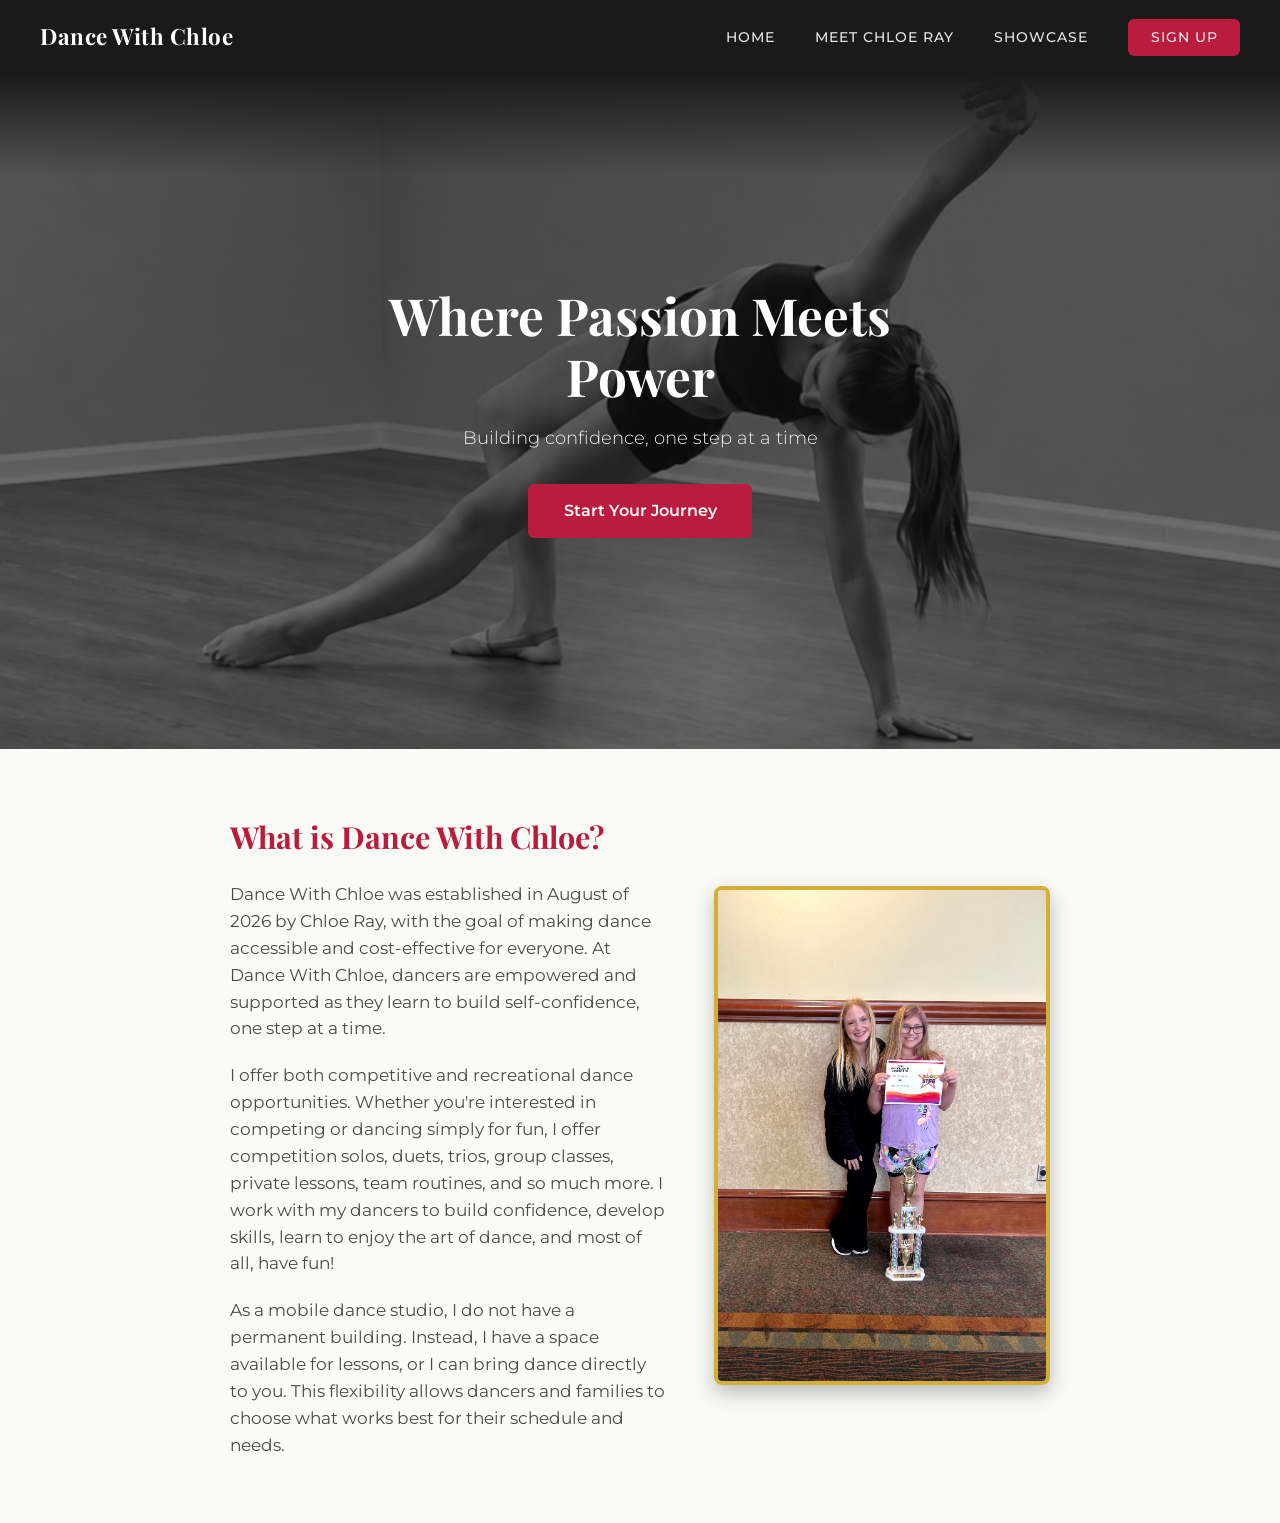
<file: index.html>
<!DOCTYPE html>
<html lang="en">
<head>
  <meta name="viewport" content="width=device-width, initial-scale=1">
  <meta charset='utf-8'>
  <meta name='author' content='Molly Fleming'>
  <meta name='description' content='Dance with Chloe'>
  <meta name='date' content='14/07/2026'>
  <title>Dance With Chloe</title>
  <link href="https://fonts.googleapis.com/css2?family=Playfair+Display:wght@700&family=Montserrat:wght@400;500;600&display=swap" rel="stylesheet">
  <link rel="stylesheet" href="css/dance.css">
</head>

<body>

  <!-- Dance with Chloe Website
       Mission Statement: Dance with Chloe is about building confidence and sparking passion in the hearts of kids...
       Theme: Professional, bold, strong, confident
       Color Scheme: Red, Black, White
       Slogan/Motto: Dance With Chloe, Where Passion Meets Power
  -->

 <nav class="navbar">
  <div class="logo">Dance With Chloe</div>

  <button class="hamburger" id="hamburgerBtn" aria-label="Toggle menu">
    <span></span>
    <span></span>
    <span></span>
  </button>

  <ul class="nav-links" id="navLinks">
  <li><a href="index.html">Home</a></li>
  <li><a href="aboutme.html">Meet Chloe Ray</a></li>
  <li><a href="gallery.html">Showcase</a></li>
  <li><a href="signup.html" class="btn-signup" id="signupBtn">Sign Up</a></li>
  </ul>
</nav>

  <header class="hero">
    <div class="hero-overlay">
      <h1>Where Passion Meets Power</h1>
      <p class="hero-subtitle">Building confidence, one step at a time</p>
      <a href="signup" class="btn-cta">Start Your Journey</a>
    </div>
  </header>

  <main>
  <section class="dwc-section">
    <div class="dwc-text">
      <h2>What is Dance With Chloe?</h2>
      <p style="margin-bottom: 20px;">
        Dance With Chloe was established in August of 2026 by Chloe Ray, with the goal of making dance accessible and cost-effective for everyone. At Dance With Chloe, dancers are empowered and supported as they learn to build self-confidence, one step at a time. 
      </p>
      
      <p style="margin-bottom: 20px;">
       I offer both competitive and recreational dance opportunities. Whether you're interested in competing or dancing simply for fun, I offer competition solos, duets, trios, group classes, private lessons, team routines, and so much more. I work with my dancers to build confidence, develop skills, learn to enjoy the art of dance, and most of all, have fun!
      </p>
      
      <p>
       As a mobile dance studio, I do not have a permanent building. Instead, I have a space available for lessons, or I can bring dance directly to you. This flexibility allows dancers and families to choose what works best for their schedule and needs.     
      </p>
    </div>
    <div class="dwc-image">
      <img src="images/winnerwinner.jpeg" alt="Competition Winner at Dance With Chloe">
    </div>
  </section>
</main>

  <script src="script.js"></script>
</body>
</html>
</file>
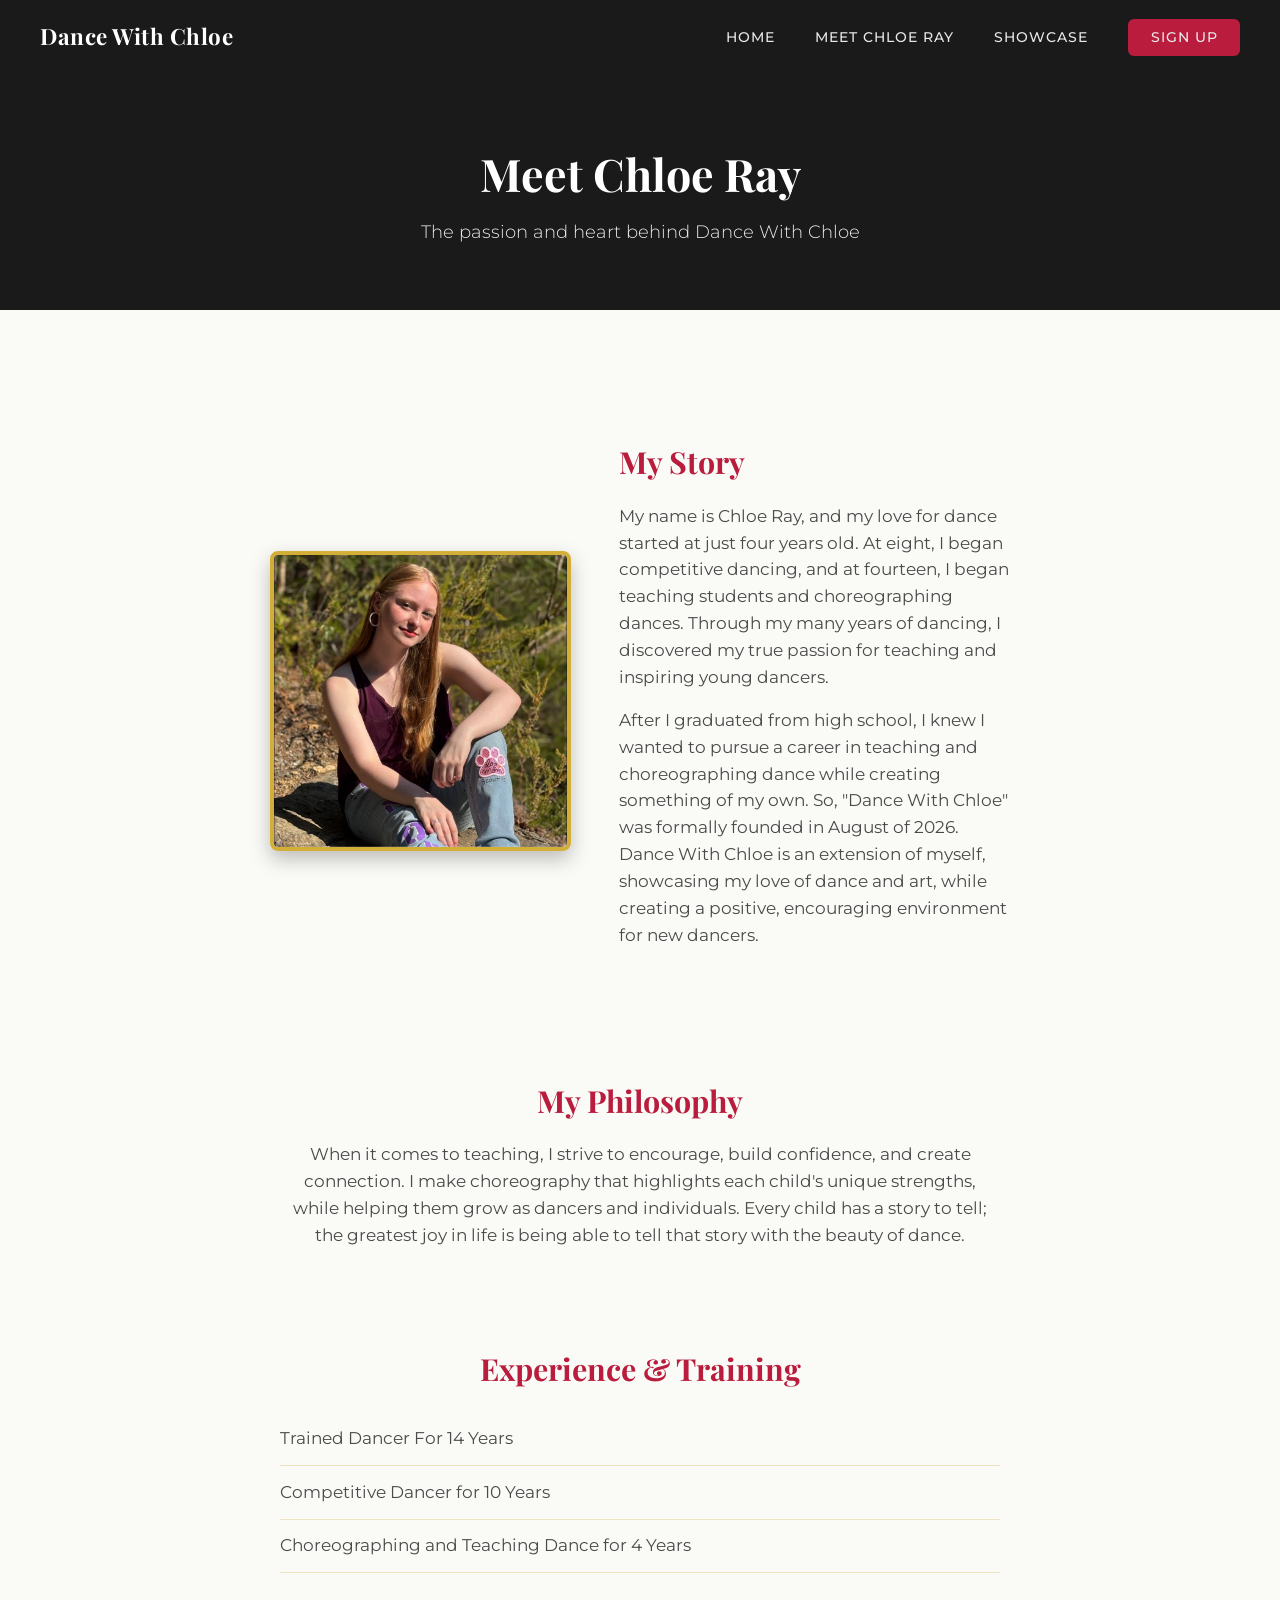
<file: aboutme.html>
<!DOCTYPE html>
<html lang="en">
<head>
  <meta name="viewport" content="width=device-width, initial-scale=1">
  <meta charset='utf-8'>
  <meta name='author' content='Molly Fleming'>
  <meta name='description' content='Dance with Chloe'>
  <meta name='date' content='14/08/2026'>
  <title>Meet Chloe Ray | Dance With Chloe</title>
  <link href="https://fonts.googleapis.com/css2?family=Playfair+Display:wght@700&family=Montserrat:wght@400;500;600&display=swap" rel="stylesheet">
  <link rel="stylesheet" href="css/dance.css">
</head>

<body>
  <nav class="navbar">
    <div class="logo">Dance With Chloe</div>

    <button class="hamburger" id="hamburgerBtn" aria-label="Toggle menu">
      <span></span>
      <span></span>
      <span></span>
    </button>

    <ul class="nav-links" id="navLinks">
      <li><a href="index.html">Home</a></li>
      <li><a href="aboutme.html">Meet Chloe Ray</a></li>
      <li><a href="gallery.html">Showcase</a></li>
      <li><a href="signup.html" class="btn-signup" id="signupBtn">Sign Up</a></li>
    </ul>
  </nav>

  <header class="page-header">
    <h1>Meet Chloe Ray</h1>
    <p class="page-subtitle">The passion and heart behind Dance With Chloe</p>
  </header>

  <main>
    <!-- Photo + Intro Bio -->
    <section class="about-hero-section">
      <div class="about-hero-image">
        <img src="images/chloe_fullbody.jpg" alt="Chloe Ray">
      </div>
      <div class="about-hero-text">
        <h2>My Story</h2>
        <p>
          My name is Chloe Ray, and my love for dance started at just four years old. At eight, I began competitive dancing, and at fourteen, I began teaching students and choreographing dances. Through my many years of dancing, I discovered my true passion for teaching and inspiring young dancers.        </p>
        <p>
          After I graduated from high school, I knew I wanted to pursue a career in teaching and choreographing dance while creating something of my own. So, "Dance With Chloe" was formally founded in August of 2026. Dance With Chloe is an extension of myself,  showcasing my love of dance and art, while creating a positive, encouraging environment for new dancers.        </p>
      </div>
    </section>

    <!-- Philosophy / Mission -->
    <section class="about-philosophy">
      <h2>My Philosophy</h2>
      <p>
        When it comes to teaching, I strive to encourage, build confidence, and create connection. I make choreography that highlights each child's unique strengths, while helping them grow as dancers and individuals. Every child has a story to tell; the greatest joy in life is being able to tell that story with the beauty of dance.      </p>
    </section>

    <!-- Credentials / Experience -->
    <section class="about-credentials">
      <h2>Experience & Training</h2>
      <ul class="credentials-list">
        <li>Trained Dancer For 14 Years</li>
        <li>Competitive Dancer for 10 Years</li>
        <li>Choreographing and Teaching Dance for 4 Years</li>
      </ul>
    </section>
  </main>

  <script src="script.js"></script>
</body>
</html>
</file>
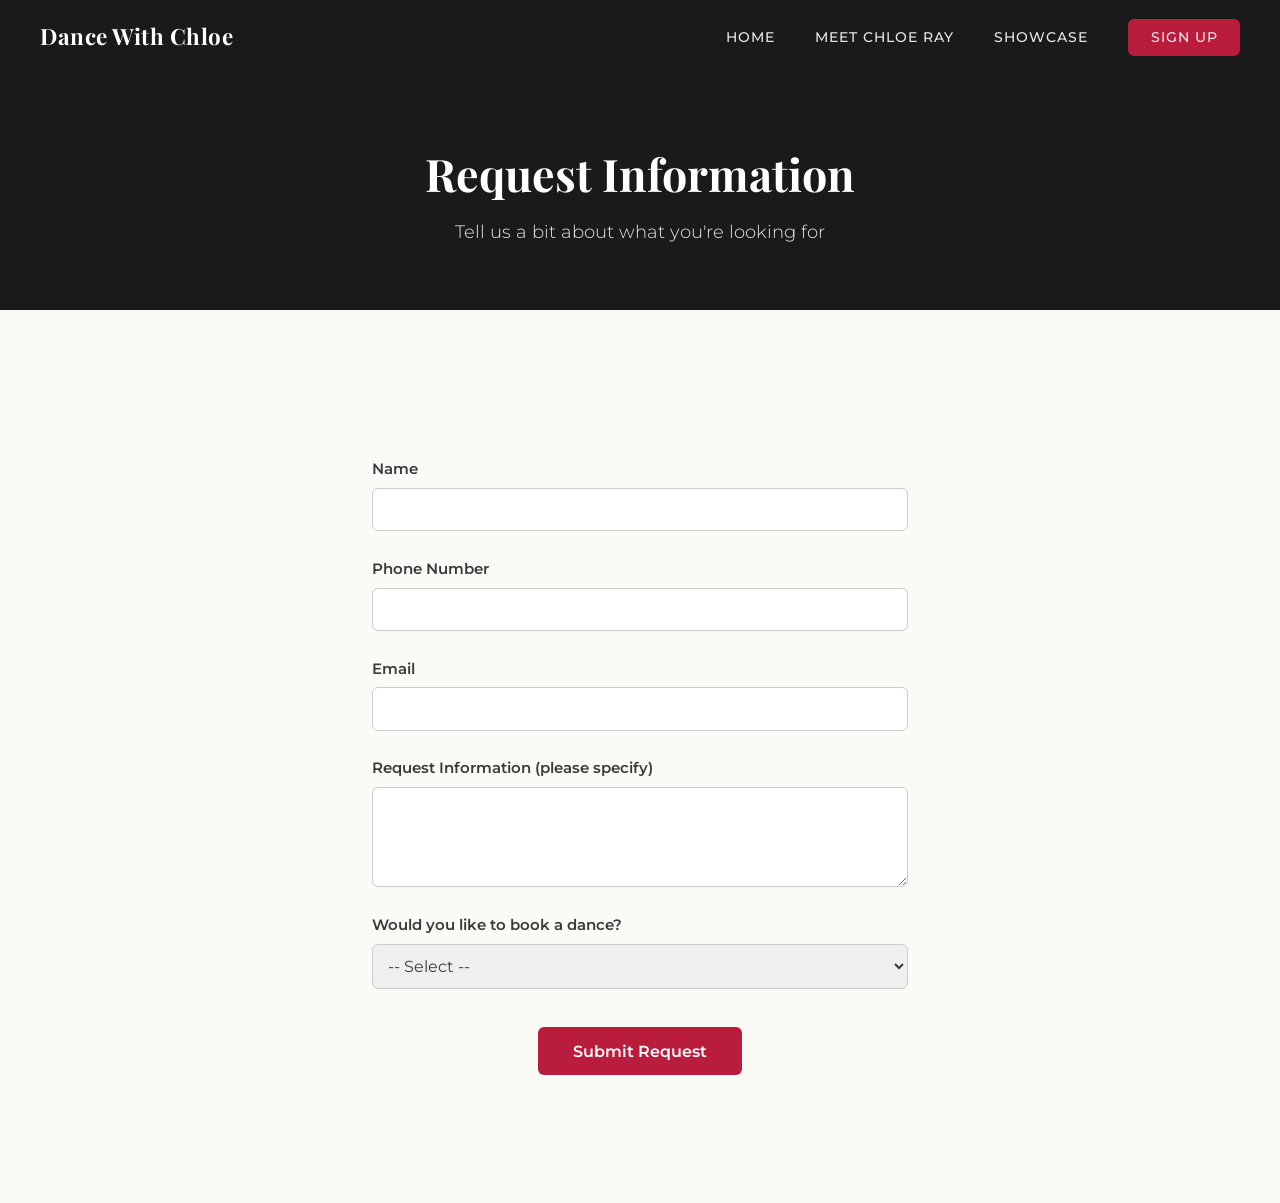
<file: signup.html>
<!DOCTYPE html>
<html lang="en">
<head>
  <meta name="viewport" content="width=device-width, initial-scale=1">
  <meta charset='utf-8'>
  <meta name='author' content='Molly Fleming'>
  <meta name='description' content='Dance with Chloe'>
  <title>Sign Up | Dance With Chloe</title>
  <link href="https://fonts.googleapis.com/css2?family=Playfair+Display:wght@700&family=Montserrat:wght@400;500;600&display=swap" rel="stylesheet">
  <link rel="stylesheet" href="css/dance.css">
</head>

<body>
  <nav class="navbar">
    <div class="logo">Dance With Chloe</div>

    <button class="hamburger" id="hamburgerBtn" aria-label="Toggle menu">
      <span></span>
      <span></span>
      <span></span>
    </button>

    <ul class="nav-links" id="navLinks">
      <li><a href="index.html">Home</a></li>
      <li><a href="aboutme.html">Meet Chloe Ray</a></li>
        <li><a href="gallery.html">Showcase</a></li>
      <li><a href="signup.html" class="btn-signup" id="signupBtn">Sign Up</a></li>
    </ul>
  </nav>

  <header class="page-header">
    <h1>Request Information</h1>
    <p class="page-subtitle">Tell us a bit about what you're looking for</p>
  </header>

  <main>
    <section class="form-section">
      <form action="https://formspree.io/f/xqpzzgve" method="POST" class="signup-form">

        <label for="name">Name</label>
        <input type="text" id="name" name="Name" required>

        <label for="phone">Phone Number</label>
        <input type="tel" id="phone" name="Phone Number" required>

        <label for="email">Email</label>
        <input type="email" id="email" name="Email" required>

        <label for="request">Request Information (please specify)</label>
        <textarea id="request" name="Request Details" rows="4" required></textarea>

        <label for="bookDance">Would you like to book a dance?</label>
        <select id="bookDance" name="Book a Dance" required>
          <option value="">-- Select --</option>
          <option value="Yes">Yes</option>
          <option value="No">No</option>
        </select>

        <div id="dayRequestGroup" class="hidden-field">
          <label for="requestedDay">Preferred Day</label>
          <input type="date" id="requestedDay" name="Requested Day">
          <p class="fine-print">
            Please note: requested days are not guaranteed and are subject to approval or denial by Chloe based on availability.
          </p>
        </div>

        <button type="submit" class="btn-cta submit-btn">Submit Request</button>

      </form>
    </section>
  </main>

  <script src="script.js"></script>
</body>
</html>
</file>
<file: css/dance.css>
* {
  margin: 0;
  padding: 0;
  box-sizing: border-box;
}

body {
  font-family: 'Montserrat', Arial, sans-serif;
  background-color: #FAFAF7;
  color: #3A3A3A;
  line-height: 1.6;
}

/* ---- NAV BAR ---- */
.navbar {
  display: flex;
  align-items: center;
  justify-content: space-between;
  background-color: #1A1A1A;
  color: #fff;
  padding: 1.2rem 2.5rem;
  position: relative;
  z-index: 100;
}

.logo {
  font-family: 'Playfair Display', serif;
  font-weight: 700;
  font-size: 1.4rem;
  color: #fff;
  letter-spacing: 0.5px;
}

.nav-links {
  display: flex;
  list-style: none;
  gap: 2.5rem;
}

.nav-links a {
  color: #E8E8E8;
  text-decoration: none;
  font-weight: 500;
  text-transform: uppercase;
  font-size: 0.85rem;
  letter-spacing: 1px;
  transition: color 0.3s ease;
}

.nav-links a:hover {
  color: #D4AF37;
}

.btn-signup {
  background-color: #B91C3C;
  color: #fff;
  padding: 0.65rem 1.4rem;
  text-decoration: none;
  font-weight: 600;
  border-radius: 6px;
  border: none;
  transition: background-color 0.3s ease, transform 0.2s ease;
}

.btn-signup:hover {
  background-color: #7A1226;
  transform: translateY(-1px);
}

/* ---- HAMBURGER BUTTON (hidden on desktop) ---- */
.hamburger {
  display: none;
  flex-direction: column;
  gap: 5px;
  background: none;
  border: none;
  cursor: pointer;
  padding: 0.5rem;
}

.hamburger span {
  width: 26px;
  height: 3px;
  background-color: #fff;
  border-radius: 2px;
}

/* ---- HERO SECTION ---- */
.hero {
  height: 75vh;
  background-image: url("../images/Edited_Dance_Header2.png");
  background-size: cover;
  background-position: center;
  display: flex;
  align-items: center;
  justify-content: center;
  text-align: center;
  position: relative;
}

.hero::before {
  content: "";
  position: absolute;
  inset: 0;
  background: linear-gradient(
    to bottom,
    rgba(26, 26, 26, 1) 0%,
    rgba(20, 20, 20, 0.55) 15%,
    rgba(20, 20, 20, 0.55) 100%
  );
}

.hero-overlay {
  position: relative;
  z-index: 1;
  color: #fff;
  max-width: 700px;
  padding: 0 1.5rem;
}

.hero-overlay h1 {
  font-family: 'Playfair Display', serif;
  font-size: 3.2rem;
  font-weight: 700;
  text-transform: none;
  margin-bottom: 1rem;
  color: #fff;
  line-height: 1.2;
}

.hero-subtitle {
  font-family: 'Montserrat', sans-serif;
  font-size: 1.1rem;
  font-weight: 300;
  margin-bottom: 2rem;
  color: #F0F0F0;
}

.btn-cta {
  background-color: #B91C3C;
  color: #fff;
  padding: 0.9rem 2.2rem;
  text-decoration: none;
  font-weight: 600;
  border-radius: 6px;
  border: none;
  display: inline-block;
  transition: background-color 0.3s ease, transform 0.2s ease;
}

.btn-cta:hover {
  background-color: #7A1226;
  transform: translateY(-1px);
}

/* ---- MAIN CONTENT BELOW HERO ---- */
main {
  padding: 4rem 2.5rem;
  max-width: 900px;
  margin: 0 auto;
}

main h2 {
  font-family: 'Playfair Display', serif;
  color: #B91C3C;
  font-weight: 700;
  border-bottom: none;
  margin-bottom: 1.2rem;
  font-size: 1.9rem;
}

main p {
  font-family: 'Montserrat', sans-serif;
  color: #4A4A4A;
  font-size: 1.05rem;
}

/* ---- What Is Dance With Chloe? SECTION ---- */
.dwc-section {
  display: flex;
  gap: 3rem;
  align-items: center;
}

.dwc-text {
  flex: 1.3;
}

.dwc-image {
  flex: 1;
}

.dwc-image img {
  width: 100%;
  height: auto;
  display: block;
  border: 4px solid #D4AF37;
  border-radius: 8px;
  box-shadow: 0 8px 20px rgba(0, 0, 0, 0.25);
}

/* ==========================================
   MOBILE STYLES
   ========================================== */
@media (max-width: 768px) {

  .dwc-section {
    flex-direction: column;
  }

  .hero {
    background-position: 65% top;
  }

  .nav-links,
  .btn-signup {
    display: none;
  }

  .hamburger {
    display: flex;
  }

  .nav-links.active {
    display: flex;
    flex-direction: column;
    position: absolute;
    top: 100%;
    left: 0;
    width: 100%;
    background-color: #1A1A1A;
    padding: 1.5rem;
    gap: 1.5rem;
    text-align: center;
    box-shadow: 0 8px 12px rgba(0, 0, 0, 0.4);
    z-index: 100;
  }

  .btn-signup.active {
    display: inline-block;
    margin-top: 0.5rem;
  }
}

/* ---- ABOUT PAGE HEADER ---- */
.page-header {
  background-color: #1A1A1A;
  color: #fff;
  text-align: center;
  padding: 4rem 2rem;
}

.page-header h1 {
  font-family: 'Playfair Display', serif;
  font-size: 2.8rem;
  margin-bottom: 0.5rem;
}

.page-subtitle {
  font-family: 'Montserrat', sans-serif;
  font-weight: 300;
  font-size: 1.1rem;
  color: #E8E8E8;
}

/* ---- ABOUT HERO (photo + intro bio) ---- */
.about-hero-section {
  display: flex;
  gap: 3rem;
  align-items: center;
  padding: 4rem 2.5rem;
  max-width: 1000px;
  margin: 0 auto;
}

.about-hero-image {
  flex: 1;
}

.about-hero-image img {
  width: 100%;
  height: auto;
  display: block;
  border: 4px solid #D4AF37;
  border-radius: 8px;
  box-shadow: 0 8px 20px rgba(0, 0, 0, 0.25);
}

.about-hero-text {
  flex: 1.3;
}

.about-hero-text h2 {
  font-family: 'Playfair Display', serif;
  color: #B91C3C;
  font-size: 1.9rem;
  margin-bottom: 1rem;
}

.about-hero-text p {
  font-family: 'Montserrat', sans-serif;
  color: #4A4A4A;
  font-size: 1.05rem;
  margin-bottom: 1rem;
}

/* ---- PHILOSOPHY SECTION ---- */
.about-philosophy {
  background-color: #FAFAF7;
  padding: 3rem 2.5rem;
  max-width: 800px;
  margin: 0 auto;
  text-align: center;
}

.about-philosophy h2 {
  font-family: 'Playfair Display', serif;
  color: #B91C3C;
  font-size: 1.9rem;
  margin-bottom: 1rem;
}

.about-philosophy p {
  font-family: 'Montserrat', sans-serif;
  color: #4A4A4A;
  font-size: 1.05rem;
}

/* ---- CREDENTIALS SECTION ---- */
.about-credentials {
  padding: 3rem 2.5rem;
  max-width: 800px;
  margin: 0 auto;
}

.about-credentials h2 {
  font-family: 'Playfair Display', serif;
  color: #B91C3C;
  font-size: 1.9rem;
  margin-bottom: 1.2rem;
  text-align: center;
}

.credentials-list {
  list-style: none;
  padding: 0;
}

.credentials-list li {
  font-family: 'Montserrat', sans-serif;
  color: #4A4A4A;
  font-size: 1.05rem;
  padding: 0.8rem 0;
  border-bottom: 1px solid rgba(212, 175, 55, 0.3);
}

/* ---- Stack the photo/bio section on mobile ---- */
@media (max-width: 768px) {
  .about-hero-section {
    flex-direction: column;
  }
}

/* ---- SIGNUP FORM ---- */
.form-section {
  max-width: 600px;
  margin: 0 auto;
  padding: 4rem 2rem;
}

.signup-form {
  display: flex;
  flex-direction: column;
  gap: 0.4rem;
}

.signup-form label {
  font-family: 'Montserrat', sans-serif;
  font-weight: 600;
  color: #3A3A3A;
  margin-top: 1.2rem;
  font-size: 0.95rem;
}

.signup-form input,
.signup-form select,
.signup-form textarea {
  font-family: 'Montserrat', sans-serif;
  padding: 0.7rem;
  border: 1px solid #ccc;
  border-radius: 6px;
  font-size: 1rem;
  color: #3A3A3A;
}

.signup-form input:focus,
.signup-form select:focus,
.signup-form textarea:focus {
  outline: none;
  border-color: #B91C3C;
}

.fine-print {
  font-size: 0.85rem;
  color: #777;
  margin-top: 0.5rem;
  font-style: italic;
}

.hidden-field {
  display: none;
}

.submit-btn {
  margin-top: 2rem;
  align-self: center;
  cursor: pointer;
  font-family: 'Montserrat', sans-serif;
  font-size: 1rem;
}

/* ---- GALLERY GRID ---- */
.gallery-section {
  max-width: 1100px;
  margin: 0 auto;
  padding: 4rem 2rem;
}

.gallery-grid {
  display: grid;
  grid-template-columns: repeat(3, 1fr);
  gap: 1.5rem;
}

.gallery-item {
  width: 100%;
  height: 250px;
  object-fit: cover;
  border-radius: 8px;
  cursor: pointer;
  box-shadow: 0 6px 14px rgba(0, 0, 0, 0.2);
  transition: transform 0.3s ease, box-shadow 0.3s ease;
}

.gallery-item:hover {
  transform: scale(1.03);
  box-shadow: 0 10px 20px rgba(0, 0, 0, 0.3);
}

/* ---- LIGHTBOX POPUP ---- */
.lightbox {
  display: none;
  position: fixed;
  inset: 0;
  background-color: rgba(0, 0, 0, 0.9);
  z-index: 200;
  align-items: center;
  justify-content: center;
}

.lightbox.active {
  display: flex;
}

.lightbox-img {
  max-width: 90%;
  max-height: 85%;
  border-radius: 8px;
  box-shadow: 0 0 40px rgba(0, 0, 0, 0.6);
  display: none;
}

.lightbox-close {
  position: absolute;
  top: 2rem;
  right: 2.5rem;
  color: #fff;
  font-size: 2.5rem;
  cursor: pointer;
  font-weight: 300;
  transition: color 0.2s ease;
  z-index: 201;
}

.lightbox-close:hover {
  color: #D4AF37;
}

/* ==========================================
   MOBILE STYLES
   ========================================== */
@media (max-width: 768px) {

  .dwc-section,
  .about-hero-section {
    flex-direction: column;
  }

  .hero {
    background-position: 65% top;
  }

  .nav-links,
  .btn-signup {
    display: none;
  }

  .hamburger {
    display: flex;
  }

  .nav-links.active {
    display: flex;
    flex-direction: column;
    position: absolute;
    top: 100%;
    left: 0;
    width: 100%;
    background-color: #1A1A1A;
    padding: 1.5rem;
    gap: 1.5rem;
    text-align: center;
    box-shadow: 0 8px 12px rgba(0, 0, 0, 0.4);
    z-index: 100;
  }

  .btn-signup.active {
    display: inline-block;
    margin-top: 0.5rem;
  }

  .gallery-grid {
    grid-template-columns: repeat(2, 1fr);
    gap: 1rem;
  }

  .gallery-item {
    height: 160px;
  }
}
</file>
